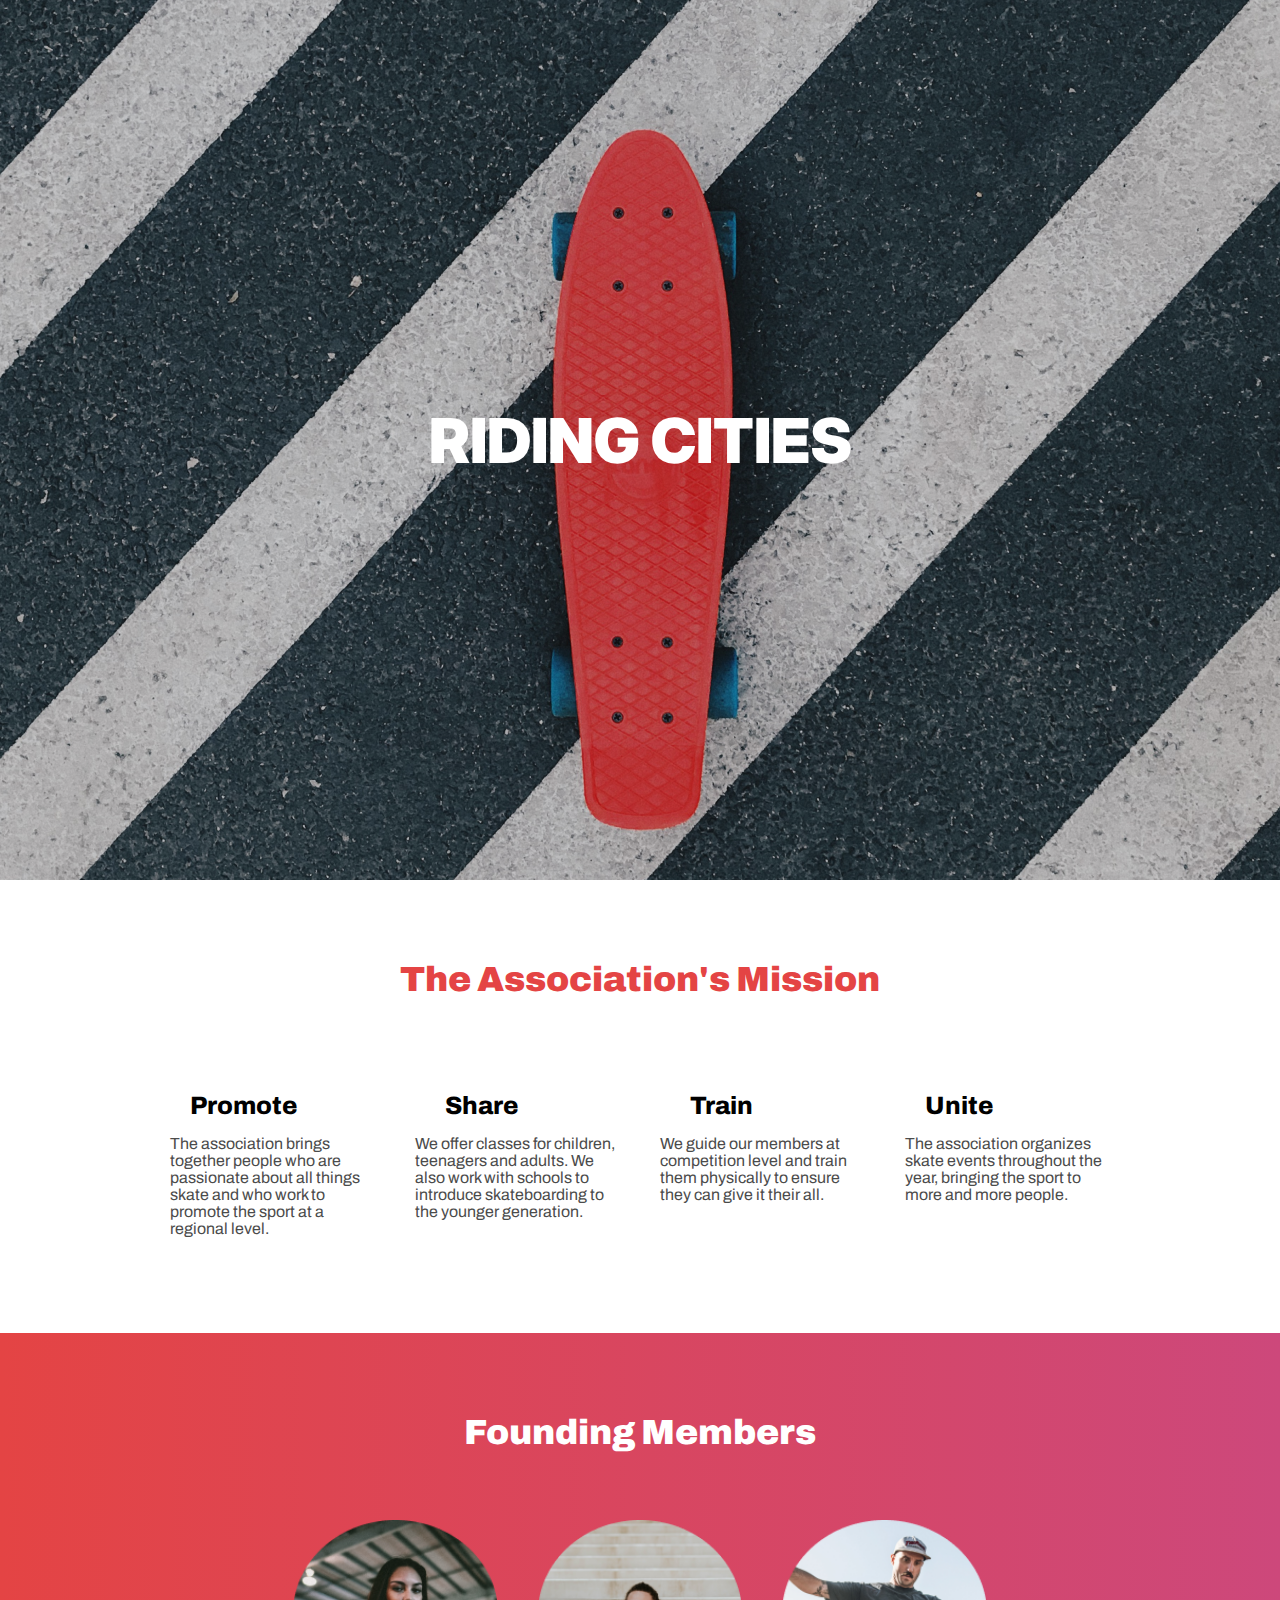
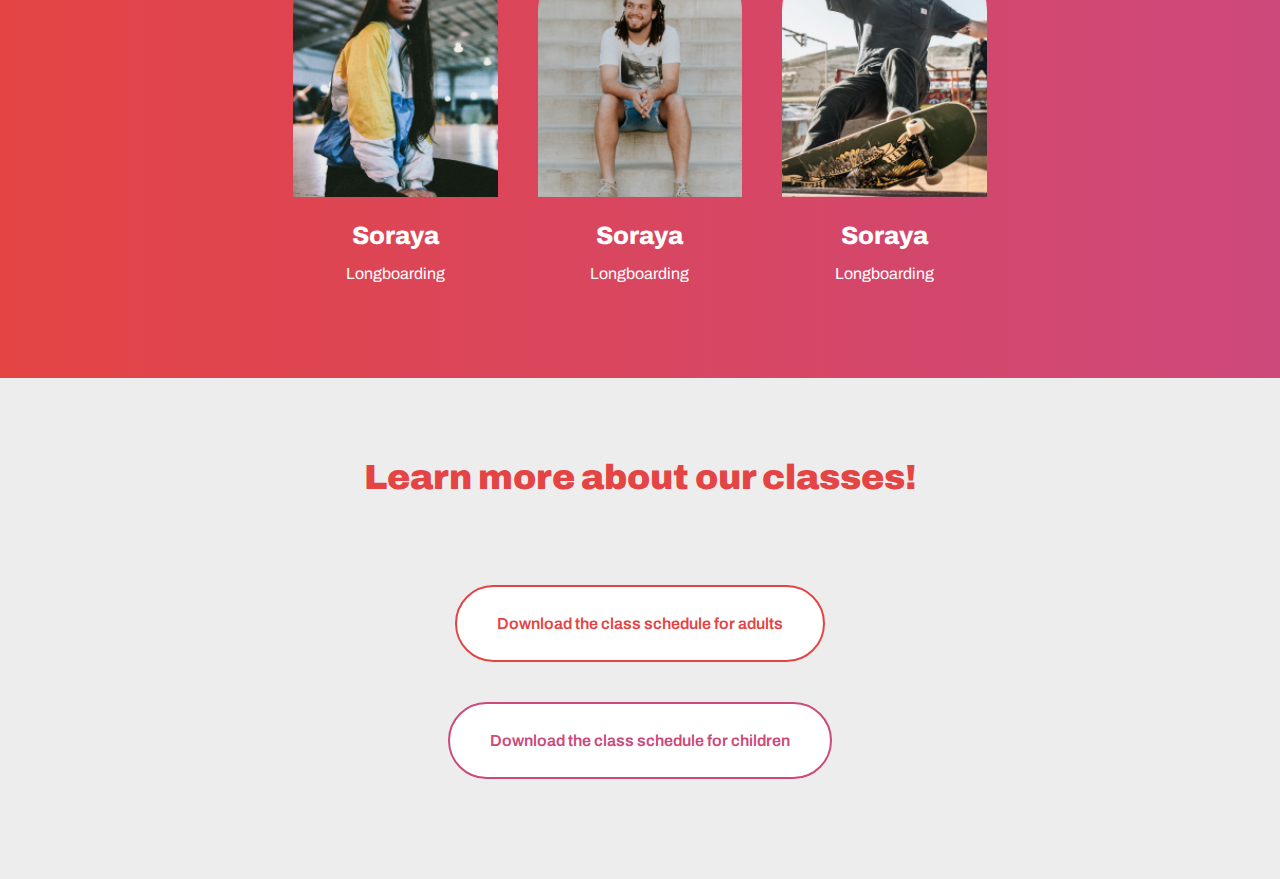
<file: index.html>
<!DOCTYPE html>
<html lang="en">

<head>
	<meta charset="utf-8">
	<meta name="viewport" content="width=device-width, initial-scale=1">
	<link rel="stylesheet" type="text/css" href="css/style.css">
	<link rel="preconnect" href="https://fonts.googleapis.com">
	<link rel="preconnect" href="https://fonts.gstatic.com" crossorigin>
	<link
		href="https://fonts.googleapis.com/css2?family=Archivo:wght@400;500;600;800;900&family=Inter:wght@900&display=swap"
		rel="stylesheet">
	<title>Riding Cities</title>
</head>

<body>
	<div class="container">
		<header>
			<img src="images/header.png" alt="skateboard on a paved ground">
			<div class="headerTextContent">
				<h1>RIDING CITIES</h1>
			</div>
		</header>
		<main>
			<!-- First section -->
			<section>
				<h2>The Association's Mission</h2>
				<div class="directionRow">
					<article>
						<h3 class="marginLeftSmall">Promote</h3>
						<p>The association brings together people who are passionate about all things skate and who work
							to promote the sport at a regional level.</p>
					</article>
					<article>
						<h3 class="marginLeftMedium">Share</h3>
						<p>We offer classes for children, teenagers and adults. We also work with schools to introduce
							skateboarding to the younger generation.</p>
					</article>
					<article>
						<h3 class="marginLeftMedium">Train</h3>
						<p>We guide our members at competition level and train them physically to ensure they can give
							it their all.</p>
					</article>
					<article>
						<h3 class="marginLeftSmall">Unite</h3>
						<p>The association organizes skate events throughout the year, bringing the sport to more and
							more people.</p>
					</article>
				</div>
			</section>
			<!-- Founders added section -->
			<section class="sectionLinearGradientBackground whiteContentSection textCenter">
				<h2>Founding Members</h2>
				<div class="directionRow">
					<article>
						<img src="./images/soraya.png" alt="founder image" title="Photo of Soraya">
						<h3>Soraya</h3>
						<p>Longboarding</p>
					</article>
					<article>
						<img src="./images/mark.png" alt="founder image" title="Photo of Mark">
						<h3>Soraya</h3>
						<p>Longboarding</p>
					</article>
					<article>
						<img src="./images/pedro.png" alt="founder image" title="Photo of Pedro">
						<h3>Soraya</h3>
						<p>Longboarding</p>
					</article>
				</div>
			</section>
			<!-- Download Schedule Buttons section -->
			<section class="sectionLightGreyBackground">
				<h2>Learn more about our classes!</h2>
				<div class="directionColumn">
					<a class="button buttonMainColor buttonHighlight buttonRounded" href="./documents/adult-schedule.pdf">Download
						the class
						schedule for adults</a>
					<a class="button buttonHighlight buttonSecondColor buttonRounded"
						href="./documents/childrens-schedule.pdf">Download the class
						schedule for children</a>
				</div>
			</section>
		</main>
	</div>
</body>

</html>
</file>
<file: css/style.css>
/*GENERAL*/
:root {
  --main-color: #E44444; /* var(--main-color) */
  --second-color: #CD487B; /* var(--second-color) */
  --light-grey-color: #EDEDED; /* var(--light-grey-color) */
  --dark-grey-color: #4B4B4B; /* var(--dark-grey-color) */
}

body {
	margin: 0;
	display: flex;
	justify-content: center;
}

.container {
	min-width: 992px;
	max-width: 1440px;
}

h2, 
h3 {
	font-family: 'Archivo', sans-serif;
	font-style: normal;
}

h2 {
	text-align: center;
}


/*HEADER*/
header {
	position: relative;
	width: 100%;
	height: 880px;
}

header img,
header .headerTextContent {
	position: absolute;
	width: 100%;
	height: 100%;
	top: 0;
	left: 0;
}

header img {
	object-fit: cover;
}

header .headerTextContent {
	display: flex;
	justify-content: center;
	align-items: center;
}

h1 {
	font-family: 'Inter', sans-serif;
	font-style: normal;
	font-weight: 900;
	font-size: 62px;
	line-height: 75px;
	color: white;
}



/*CONTENT*/
section {
	padding-bottom: 80px;
	padding-top: 80px;
}

h2
{
	font-weight: 900;
	font-size: 35px;
	line-height: 38px;
	color: var(--main-color);
	padding-bottom: 40px;
	margin-top: 0;
}

h3 {
	font-weight: 800;
	font-size: 25px;
	line-height: 27px;
	color: black;
	margin-bottom: 0;
}

article {
	width: 16%;
	margin: 0px 20px;
	display: flex;
	flex-direction: column;
}

p {
	font-family: 'Archivo';
	font-style: normal;
	font-weight: 400;
	font-size: 16px;
	line-height: 17px;
	color: var(--dark-grey-color);
}


/***************/
.directionRow {
	display: flex;
	flex-direction: row;
	justify-content: center;
}

.directionColumn {
	display: flex;
	flex-direction: column;
	align-items: center;
}

.sectionLinearGradientBackground {
	background: linear-gradient(to right, var(--main-color), var(--second-color));
}

.whiteContentSection h2,
.whiteContentSection h3,
.whiteContentSection p {
	color:  white;
}

.textCenter {
	text-align: center;
}

/***************/
.sectionLightGreyBackground {
	background-color: var(--light-grey-color);
}

.button {
	margin: 20px 0px;
	padding: 28px 40px;

	background-color: white;

	border-style: solid;
	border-width: 2px;
	border-radius: 5px;

	box-sizing: border-box;

	font-family: 'Archivo';
	font-style: normal;
	font-weight: 600;
	font-size: 16px;
	line-height: 17px;

	display: flex;
	align-items: center;
	justify-content: center;

	text-decoration: none;
}

.buttonDarkGreyColor {
	color: var(--dark-grey-color);
	border-color: var(--dark-grey-color);
}

.buttonMainColor {
	color: var(--main-color);
	border-color: var(--main-color);
}

.buttonSecondColor {
	color: var(--second-color);
	border-color: var(--second-color);
}

.buttonRounded {
	border-radius: 39px;
}

.buttonHighlight:hover {
	font-weight: 800;
	border-width: 3px;
}

.marginLeftSmall {
	margin-left: 20px;
}

.marginLeftMedium {
	margin-left: 30px;
}
</file>
